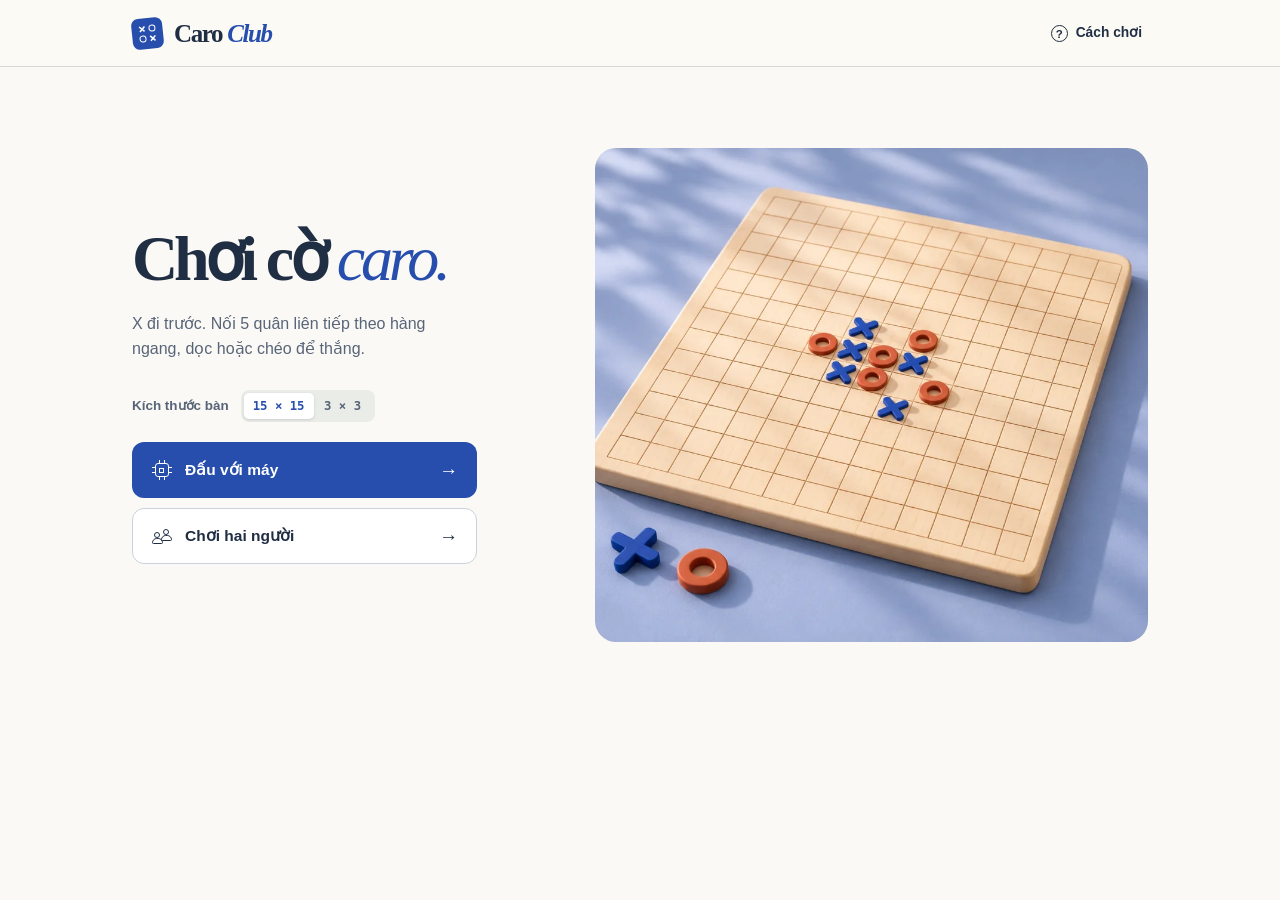
<file: src/tictactoe/web_assets/index.html>
<!doctype html>
<html lang="vi">
<head>
  <meta charset="utf-8">
  <meta name="viewport" content="width=device-width, initial-scale=1">
  <meta name="theme-color" content="#f6f5ef">
  <title>Caro Club · Sảnh chơi</title>
  <link rel="stylesheet" href="./style.css">
  <script src="./game.js" defer></script>
</head>
<body>
  <header class="site-header">
    <div class="site-bar wrap">
      <div class="brand" aria-label="Caro Club"><span class="brand-icon" aria-hidden="true"><i></i><i></i><i></i><i></i></span>Caro <em>Club</em></div>
      <button class="text-button help-button" id="open-help" type="button"><span class="question" aria-hidden="true">?</span>Cách chơi</button>
    </div>
  </header>
  <main class="wrap">
    <section id="lobby" class="lobby" aria-labelledby="lobby-title">
      <div class="lobby-menu">
        <h1 id="lobby-title" tabindex="-1">Chơi cờ <em>caro.</em></h1>
        <p class="lobby-rule" id="lobby-rule">X đi trước. Nối 5 quân liên tiếp theo hàng ngang, dọc hoặc chéo để thắng.</p>
        <fieldset class="lobby-size">
          <legend>Kích thước bàn</legend>
          <div class="size-switch">
            <label><input type="radio" name="lobby-size" value="15" checked><span>15 × 15</span></label>
            <label><input type="radio" name="lobby-size" value="3"><span>3 × 3</span></label>
          </div>
        </fieldset>
        <div class="mode-list">
          <button id="solo" class="mode solo" type="button"><span class="mode-icon chip-icon" aria-hidden="true"><i></i></span><span>Đấu với máy</span><span class="mode-arrow" aria-hidden="true">→</span></button>
          <button id="duo" class="mode duo" type="button"><span class="mode-icon pair-icon" aria-hidden="true"><i></i><i></i></span><span>Chơi hai người</span><span class="mode-arrow" aria-hidden="true">→</span></button>
        </div>
        <button class="resume text-button" id="resume" type="button" hidden>Tiếp tục ván đang chơi →</button>
        <details class="launcher" id="launcher" hidden><summary>Khởi động máy chủ trên máy của bạn</summary>
          <p>Chạy lệnh sau từ thư mục dự án để mở bàn chơi.</p>
          <code>PYTHONPATH=src python3 -m tictactoe play --open</code>
        </details>
      </div>
      <div class="lobby-art"><img src="./caro-board.webp" width="1024" height="768" alt="Bàn caro gỗ với các quân X xanh và O đỏ." fetchpriority="high"></div>
    </section>
    <section id="game-layout" class="game-view" aria-labelledby="match-title" hidden>
      <div class="game-nav">
        <button id="back-lobby" class="text-button" type="button"><span aria-hidden="true">←</span> Sảnh chơi</button>
        <button class="button primary" id="reset" type="button"><span aria-hidden="true">＋</span> Ván mới</button>
      </div>
      <div class="table">
        <div class="table-heading"><h1 id="match-title" tabindex="-1">Bàn <span id="game-title">15 × 15</span></h1><span id="game-subtitle">Nối 5 quân liên tiếp</span></div>
        <div class="players" aria-label="Hai người chơi">
          <div class="player"><span class="avatar x-ink" aria-hidden="true"><i class="stroke-x"></i></span><div><strong id="player-x">Bạn</strong><small>Quân X</small></div></div>
          <div class="player"><span class="avatar o-ink" aria-hidden="true"><i class="stroke-o"></i></span><div><strong id="player-o">Minimax</strong><small>Quân O</small></div></div>
        </div>
        <div class="status" role="status" aria-live="polite"><span class="turn-dot" id="turn-mark" data-side="x" aria-hidden="true"></span><strong id="status-title">Đang mở bàn cờ…</strong><span id="status-detail"></span></div>
        <div class="board-scroll" id="board-scroll"><div id="board" class="board" role="group" aria-label="Bàn cờ"></div></div>
        <div class="board-foot">
          <span id="last-move">X đi trước</span>
          <button class="text-button zoom" type="button" id="zoom" aria-pressed="false">Phóng bàn</button>
          <button class="text-button" id="undo" type="button" disabled>Đi lại</button>
          <button class="text-button" id="open-journal" type="button">Biên bản</button>
        </div>
      </div>
      <p class="error" id="error" role="alert" hidden></p><button class="button secondary" id="retry" type="button" hidden>Thử lại</button>
    </section>
  </main>
  <dialog id="journal" aria-labelledby="history-title">
    <div class="dialog-heading"><h2 id="history-title">Biên bản ván</h2><form method="dialog"><button class="close" aria-label="Đóng biên bản">×</button></form></div>
    <h3>Tỷ số trong phiên</h3>
    <div class="score"><div><b id="score-x">0</b><span>X thắng</span></div><div><b id="score-draw">0</b><span>Hòa</span></div><div><b id="score-o">0</b><span>O thắng</span></div></div>
    <div class="history-heading"><h3>Lịch sử nước đi</h3><span id="history-count">0 nước</span></div>
    <p id="history-empty">Chưa có nước đi.</p>
    <ol id="history-list" class="history-list" aria-label="Các nước đi, mới nhất trước"></ol>
    <details id="search" class="search-info" hidden><summary>Phân tích lượt AI gần nhất</summary><dl id="search-details"></dl></details>
  </dialog>
  <dialog id="setup" aria-labelledby="setup-title">
    <div class="dialog-heading"><h2 id="setup-title">Ván mới</h2><form method="dialog"><button class="close" aria-label="Đóng thiết lập">×</button></form></div>
    <form id="settings">
      <fieldset id="difficulty-options" hidden>
        <legend>Độ khó</legend>
        <div class="difficulty-list">
          <label><input type="radio" name="difficulty" value="easy"><span><strong>Dễ</strong><small>Làm quen với bàn cờ</small></span></label>
          <label><input type="radio" name="difficulty" value="medium" checked><span><strong>Trung bình</strong><small>Thử sức với máy biết tấn công và phòng thủ</small></span></label>
          <label><input type="radio" name="difficulty" value="hard"><span><strong>Khó</strong><small>Đối thủ tính trước nhiều nước</small></span></label>
        </div>
      </fieldset>
      <div id="demo-settings" hidden>
        <fieldset><legend>Bàn cờ</legend><div class="segmented">
          <label><input type="radio" name="size" value="15" checked><span>15 × 15 <small>Nối 5</small></span></label>
          <label><input type="radio" name="size" value="3"><span>3 × 3 <small>Nối 3</small></span></label>
        </div></fieldset>
        <div class="field"><label for="agent">Đối thủ</label>
          <select id="agent" name="agent"><option value="minimax">Minimax + Alpha-Beta</option><option value="mcts">MCTS + UCT</option><option value="mcts_guarded">MCTS có bảo vệ (3 × 3)</option><option value="random">AI ngẫu nhiên</option><option value="local">Người chơi cùng máy</option></select>
          <p class="hint" id="agent-hint"></p>
        </div>
        <fieldset id="human-options"><legend>Quân của bạn</legend><div class="segmented">
          <label><input type="radio" name="human" value="1" checked><span>X <small>Đi trước</small></span></label>
          <label><input type="radio" name="human" value="-1"><span>O <small>Đi sau</small></span></label>
        </div></fieldset>
        <details id="advanced"><summary>Tùy chỉnh thuật toán</summary>
          <div class="field" id="depth-options"><label for="depth">Độ sâu Minimax</label><select name="depth" id="depth"><option value="1">1 · Nhanh</option><option value="2" selected>2 · Cân bằng</option><option value="3">3 · Tìm sâu hơn</option></select></div>
          <div id="mcts-options" hidden>
            <div class="fields">
              <div class="field"><label for="iterations">Iteration mỗi nước</label><select id="iterations" name="iterations"><option>30</option><option>60</option><option selected>100</option><option>200</option><option>300</option><option>600</option></select></div>
              <div class="field"><label for="exploration">Hệ số c</label><select id="exploration" name="c"><option>0.5</option><option>1</option><option selected>1.4</option><option>2</option></select></div>
            </div>
            <div class="fields">
              <div class="field"><label for="rollout">Rollout</label><select id="rollout" name="rollout"><option value="random">Ngẫu nhiên</option><option value="heuristic">Chiến thuật</option></select></div>
              <div class="field"><label for="policy">Chọn nước</label><select id="policy" name="policy"><option value="max_visits">max_visits</option><option value="max_mean">max_mean</option></select></div>
            </div>
            <label class="check" id="tactical-options"><input type="checkbox" name="tactical" checked> Ưu tiên thắng hoặc chặn ngay</label>
          </div>
        </details>
      </div>
      <p class="hint" id="settings-note" hidden>Bắt đầu sẽ thay ván đang chơi.</p>
      <button class="button primary start" id="apply" type="submit">Bắt đầu chơi <span aria-hidden="true">→</span></button>
    </form>
  </dialog>
  <dialog id="help" aria-labelledby="help-title">
    <div class="dialog-heading"><h2 id="help-title">Cách chơi</h2><form method="dialog"><button class="close" aria-label="Đóng hướng dẫn">×</button></form></div>
    <p>X đi trước. Hai bên lần lượt chọn một ô trống. Nối quân theo hàng ngang, dọc hoặc chéo để thắng.</p>
    <p><strong>Bàn 15 × 15</strong> cần ít nhất 5 quân liên tiếp. <strong>Bàn 3 × 3</strong> cần 3 quân. Bàn đầy mà chưa ai thắng thì hòa.</p>
    <p>Dùng phím mũi tên để chọn ô, nhấn Enter hoặc phím cách để đặt quân. Chọn <strong>Đi lại</strong> để quay về trước lượt vừa đánh của bạn.</p>
  </dialog>
</body>
</html>
</file>
<file: src/tictactoe/web_assets/style.css>
:root {
  color-scheme: light;
  --ink: #202e44;
  --muted: #586477;
  --blue: #274ead;
  --blue-light: #e7edff;
  --red: #b54d3f;
  --rule: #d7d9d4;
  --paper: #fffef9;
  --sans: "DM Sans", "Helvetica Neue", Arial, sans-serif;
  --serif: "STIX Two Text", Georgia, "Times New Roman", serif;
  --mono: "IBM Plex Mono", ui-monospace, Menlo, monospace;
  font: 16px/1.45 var(--sans);
  color: var(--ink);
  background: #f6f5ef;
}
*, *::before, *::after { box-sizing: border-box; }
[hidden] { display: none !important; }
body { min-height: 100vh; margin: 0; background: #faf9f5; }
button, select { font: inherit; }
button, a.button, summary, select, input[type="radio"] { cursor: pointer; }
button { color: inherit; }
button:disabled { opacity: .46; cursor: default; }
:focus-visible { outline: 3px solid #3164d9; outline-offset: 3px; }
h1, h2, p { margin: 0; }
.wrap { width: min(1016px, calc(100% - 80px)); margin-inline: auto; }
.site-header { background: #fbfaf5; border-bottom: 1px solid var(--rule); }
.site-bar, .brand, .player, .board-foot, .status, .dialog-heading, .game-nav, .table-heading, .history-heading {
  display: flex; align-items: center;
}
.site-bar, .dialog-heading, .game-nav, .table-heading, .history-heading { justify-content: space-between; }
.site-bar { min-height: 66px; }
.brand { gap: 5px; font: bold 25px/1 var(--serif); letter-spacing: -.055em; }
.brand em, .lobby h1 em { color: var(--blue); }
.brand-icon {
  width: 31px; height: 31px; margin-right: 6px; border-radius: 7px; background: var(--blue); transform: rotate(-6deg);
  display: grid; place-content: center; grid-template-columns: repeat(2, 7px); gap: 3px;
}
.brand-icon i { width: 7px; height: 7px; border: 1.5px solid white; border-radius: 100%; }
.brand-icon i:nth-child(1), .brand-icon i:nth-child(4) { border: 0; border-radius: 0; transform: rotate(45deg); background: linear-gradient(white,white) center/100% 1.5px no-repeat, linear-gradient(white,white) center/1.5px 100% no-repeat; }
.text-button, .button, .close {
  display: inline-flex; align-items: center; justify-content: center; gap: 8px; white-space: nowrap; font-weight: 650;
}
.text-button, .close { background: transparent; border: 0; }
.text-button { min-height: 38px; padding: 4px 6px; font-size: .86rem; }
.text-button:hover:enabled, summary:hover { color: var(--blue); }
.question { display: grid; place-items: center; width: 17px; height: 17px; border: 1.5px solid currentColor; border-radius: 100%; font-size: .72rem; }
.button { min-height: 43px; padding: 8px 17px; border: 1px solid var(--rule); border-radius: 8px; font-size: .9rem; text-decoration: none; }
.primary { color: white; background: var(--blue); border-color: #224499; box-shadow: 0 2px 0 #183778; }
.primary:hover { background: #1e4096; }
.primary:active { transform: translateY(1px); }

.secondary { background: var(--paper); }
.lobby {
  display: grid; grid-template-columns: minmax(0, .86fr) minmax(0, 1.2fr); align-items: center;
  gap: clamp(34px, 5.2vw, 80px); padding-block: clamp(44px, 9vh, 100px);
}
.lobby-menu { min-width: 0; }
.lobby h1 { font: 600 clamp(48px, 5vw, 76px)/1.05 var(--serif); letter-spacing: -.065em; }
.lobby h1 em { font-weight: 500; }
.lobby-rule { max-width: 37ch; margin-top: 18px; color: var(--muted); font-size: 1rem; line-height: 1.6; }
.lobby-size { display: flex; flex-wrap: wrap; align-items: center; gap: 12px; margin: 28px 0 20px; }
.lobby-size legend { float: left; margin: 0; color: var(--muted); font-weight: 600; font-size: .84rem; }
.size-switch { display: inline-flex; background: #eaece8; border-radius: 8px; padding: 3px; }
.size-switch label { position: relative; }
.size-switch input { position: absolute; inset: 0; width: 100%; height: 100%; opacity: 0; margin: 0; cursor: pointer; }
.size-switch span { display: block; min-width: 58px; text-align: center; padding: 6px 9px; font: 600 .77rem/1.2 var(--mono); border-radius: 5px; color: var(--muted); }
.size-switch input:checked + span { background: #fff; color: var(--blue); box-shadow: 0 1px 3px #1c283b26; }
.size-switch input:focus-visible + span { outline: 2px solid var(--blue); }
.mode-list { display: grid; gap: 10px; max-width: 345px; }
.mode { display: flex; align-items: center; text-align: left; gap: 13px; min-height: 56px; padding: 10px 18px; border: 1px solid transparent; border-radius: 12px; font-size: .97rem; font-weight: 650; }
.solo { background: var(--blue); color: #fff; }
.solo:hover { background: #1e4096; }
.duo { background: #fff; border-color: #cbd2db; }
.duo:hover { background: #f0f3fb; border-color: #8ba0ca; }
.mode-arrow { margin-left: auto; font-size: 1.18rem; font-weight: 400; }
.mode-icon { display: grid; position: relative; place-items: center; width: 21px; height: 21px; flex-shrink: 0; }
.chip-icon i { width: 14px; height: 14px; border: 1.5px solid currentColor; border-radius: 3px; }
.chip-icon::before, .chip-icon::after { content: ''; position: absolute; width: 6px; height: 20px; border-inline: 1.5px solid currentColor; mask: linear-gradient(#000 0 17%, transparent 17% 83%, #000 83%); }
.chip-icon::after { transform: rotate(90deg); }
.chip-icon i::before { content: ''; position: absolute; inset: 8px; border: 1px solid currentColor; }
.pair-icon i { position: absolute; bottom: 3px; left: 1px; width: 11px; height: 6px; border: 1.5px solid currentColor; border-radius: 7px 7px 2px 2px; }
.pair-icon i::before { content: ''; position: absolute; bottom: 5px; left: 1px; width: 6px; height: 6px; border: 1.5px solid currentColor; border-radius: 50%; }
.pair-icon i + i { left: 10px; bottom: 6px; }
.resume { color: var(--blue); margin-top: 10px; }
.lobby-art { overflow: hidden; border-radius: 21px; background: #e2e7f2; }
.lobby-art img { display: block; width: 100%; height: auto; aspect-ratio: 1.12; object-fit: cover; }
.launcher { margin-top: 16px; }
.lobby .launcher p, .lobby .launcher code { color: var(--muted); font-size: .8rem; }
.game-view { width: min(100%, clamp(355px, calc(100svh - 295px), 620px)); margin: 16px auto 30px; }
.game-nav { margin-bottom: 10px; gap: 10px; }
.game-nav .primary { min-height: 36px; padding: 5px 13px; }
.table { padding: 14px clamp(10px, 2vw, 22px) 0; border: 1px solid #d8deda; border-radius: 16px; background: white; box-shadow: 0 5px 20px #23324608; }
.table-heading { gap: 8px; }
.table-heading h1 { font: 600 clamp(23px, 2.3vw, 29px)/1.2 var(--serif); letter-spacing: -.04em; }
.table-heading > span { font-size: .8rem; color: var(--muted); }
.players { display: grid; grid-template-columns: repeat(2,minmax(0,1fr)); gap: 14px; padding: 12px 0 10px; border-bottom: 1px solid var(--rule); }
.player { gap: 9px; }
.player:last-child { flex-direction: row-reverse; text-align: right; }
.player strong, .player small { display: block; }
.player strong { font-size: .86rem; line-height: 1.2; }
.player small { font-size: .72rem; color: var(--muted); }
.avatar { flex: none; display: grid; place-items: center; width: 34px; height: 34px; background: #e9eeff; border-radius: 9px; }
.avatar.o-ink { background: #f8e6df; }
.avatar i { width: 52%; }
.status { min-height: 35px; gap: 8px; }
.status strong { font-size: .84rem; }
.turn-dot { width: 9px; height: 9px; border-radius: 50%; background: var(--blue); box-shadow: 0 0 0 3px var(--blue-light); }
.turn-dot[data-side="o"] { background: var(--red); box-shadow: 0 0 0 3px #f7e4dd; }
.turn-dot[data-side="draw"] { background: var(--muted); box-shadow: 0 0 0 3px #e5e6df; }
.status.thinking .turn-dot { animation: pulse .85s ease-in-out alternate infinite; }
@keyframes pulse { to { opacity: .45; } }
#status-detail { margin-left: auto; color: var(--muted); font-size: .8rem; }
.board-scroll { overflow: auto; overscroll-behavior: contain; }
.board {
  --size: 3; --axis: 20px; display: grid; width: min(100%, 355px); margin: 16px auto;
  grid-template-columns: var(--axis) repeat(var(--size), minmax(0, 1fr));
  grid-template-rows: var(--axis) repeat(var(--size), auto);
}
.board.large { width: 100%; margin: 0; }
.axis { display: grid; place-content: center; font: 500 .65rem/1 var(--mono); color: #586879; }
.cell {
  aspect-ratio: 1; min-width: 0; padding: 0; position: relative; display: grid; place-items: center; border-radius: 0;
  background: #fdfefd; border: 0; border-right: 1px solid #aebfd2; border-bottom: 1px solid #aebfd2;
  touch-action: manipulation; -webkit-tap-highlight-color: transparent;
}
.cell.first-row { border-top: 1px solid #aebfd2; }
.cell.first-col { border-left: 1px solid #aebfd2; }
.cell.center[data-free="true"]::after { content: ""; width: 15%; aspect-ratio: 1; position: absolute; border-radius: 50%; background: #acb7c7; pointer-events: none; }
.cell[aria-disabled="true"] { cursor: default; }
.cell:focus-visible { z-index: 1; outline-offset: -2px; }
.cell.last { background: #e6edff; }
.cell.last[data-side="o"] { background: #fbe6df; }
.cell.last::after { content: ""; position: absolute; right: 6%; bottom: 6%; width: 11%; aspect-ratio: 1; border-radius: 50%; background: currentColor; }
.cell.won { background: #cddcfc; box-shadow: inset 0 0 0 1px #6588d0; }
.cell.won[data-side="o"] { background: #f9d4c7; box-shadow: inset 0 0 0 1px #c77766; }
.cell[data-side="o"], .o-ink { color: var(--red); }
.cell[data-side="x"], .x-ink { color: var(--blue); }
.piece, .stroke-x, .stroke-o { position: relative; width: 63%; aspect-ratio: 1; color: inherit; pointer-events: none; }
.piece.x, .stroke-x { transform: rotate(-7deg); }
.piece.x::before, .piece.x::after, .stroke-x::before, .stroke-x::after {
  content: ""; position: absolute; left: 45%; top: -5%; width: 12%; height: 110%; border-radius: 70% 35% 55% 30%; background: currentColor; transform: rotate(46deg);
}
.piece.x::after, .stroke-x::after { transform: rotate(-42deg); }
.piece.o, .stroke-o { border-radius: 52% 47% 49% 46%; transform: rotate(-16deg); background: currentColor; mask: radial-gradient(ellipse closest-side, transparent 70%, #000 76%); }
@media (hover: hover) {
  .cell[aria-disabled="false"]:hover { background: #e7edfb; }
  .board[data-turn="o"] .cell[aria-disabled="false"]:hover { background: #faeae4; }
}
.board-foot { min-height: 46px; gap: 10px; justify-content: flex-end; }
#last-move { margin-right: auto; color: var(--muted); font-size: .74rem; }
.board-foot button span { font-size: 1.15rem; }
.zoom { display: none; }
h2 { font: 600 1.5rem/1.2 var(--serif); letter-spacing: -.045em; }
#journal h3 { font: 650 .87rem/1.3 var(--sans); margin: 0; }
.history-heading { margin: 18px 0 7px; }
#history-count, #history-empty { color: var(--muted); font-size: .8rem; }
.score { display: grid; grid-template-columns: repeat(3, 1fr); padding: 10px 0; margin-top: 8px; background: #f0f3f8; border-radius: 8px; text-align: center; }
.score > div + div { border-left: 1px solid var(--rule); }
.score b { display: block; font: 600 1.07rem/1.15 var(--mono); }
.score span { font-size: .72rem; color: var(--muted); }
.history-list { list-style: none; margin: 0; padding: 0; max-height: 206px; overflow-y: auto; }
.history-list li { display: grid; grid-template-columns: 2rem 1.5rem 1fr auto; align-items: center; gap: 5px; padding: 8px 2px; border-bottom: 1px dashed var(--rule); font: .8rem var(--mono); }
.history-list li:last-child { border: 0; }
.history-list small { color: var(--muted); }
.history-list .x-color { color: var(--blue); }
.history-list .o-color { color: var(--red); }
.search-info { border-top: 1px solid var(--rule); padding: 12px 0 0; }
summary { cursor: pointer; font-weight: 650; font-size: .82rem; }
.search-info dl { display: grid; grid-template-columns: 1fr auto; gap: 4px 8px; font-size: .78rem; }
.search-info dt { color: var(--muted); }
.search-info dd { margin: 0; text-align: right; }
.error { color: #a93629; padding: 12px 2px 4px; }
dialog { color: var(--ink); background: var(--paper); border: 1px solid var(--rule); border-radius: 14px; padding: 22px; }
dialog { width: min(405px, calc(100% - 26px)); max-height: 90dvh; box-shadow: 0 24px 80px #17203144; }
dialog::backdrop { background: #1e263b62; }
.dialog-heading { margin-bottom: 16px; }
.dialog-heading h2 { font-size: 1.85rem; }
.close { border-radius: 50%; width: 32px; height: 32px; background: #eeefe9; font-size: 1.3rem; }
fieldset, .field { min-width: 0; margin: 0 0 14px; padding: 0; border: 0; }
legend, .field label { display: block; padding: 0; margin-bottom: 5px; font-size: .85rem; font-weight: 700; }
.segmented, .fields { display: grid; grid-template-columns: repeat(2, minmax(0, 1fr)); gap: 8px; }
.segmented label, .difficulty-list label { position: relative; }
.segmented input, .difficulty-list input { position: absolute; inset: 0; opacity: 0; width: 100%; height: 100%; margin: 0; }
.segmented span, .difficulty-list span, select { border: 1px solid #cbd0d0; border-radius: 7px; background: white; min-height: 40px; }
.segmented span { display: flex; justify-content: center; align-items: center; gap: 6px; font-size: .87rem; font-weight: 650; }
.segmented small { font-size: .74rem; font-weight: 500; }
.segmented input:checked + span, .difficulty-list input:checked + span { color: var(--blue); border-color: var(--blue); background: var(--blue-light); }
.segmented input:focus-visible + span, .difficulty-list input:focus-visible + span { outline: 2px solid var(--blue); outline-offset: 2px; }
.difficulty-list { display: grid; gap: 8px; }
.difficulty-list span { display: grid; gap: 2px; padding: 10px 14px; }
.difficulty-list strong { font-size: .93rem; }
.difficulty-list small { font-size: .82rem; color: var(--muted); }
select { width: 100%; padding: 5px 8px; color: var(--ink); font-size: .86rem; }
.hint { font-size: .78rem; margin: 6px 0; color: var(--muted); }
#advanced { border-top: 1px solid var(--rule); padding-top: 10px; }
#advanced[open] summary { margin-bottom: 12px; }
.check { font-size: .83rem; }
.check input { accent-color: var(--blue); }
.start { width: 100%; justify-content: space-between; margin-top: 14px; }
#help p, .launcher p { margin: 12px 0; font-size: .93rem; }
.launcher code { display: block; overflow-wrap: anywhere; margin: 15px 0; }
@media (max-width: 740px) {
  .wrap { width: min(600px, calc(100% - 36px)); }
  .site-bar { min-height: 54px; }
  .lobby { grid-template-columns: 1fr; gap: 26px; padding-block: 29px; }
  .lobby h1 { font-size: clamp(44px, 9.4vw, 58px); }
  .lobby-rule { margin-top: 10px; font-size: .93rem; }
  .lobby-size { margin-block: 18px 15px; }
  .mode-list { max-width: none; }
  .lobby-art img { aspect-ratio: 4 / 3; }
  .game-view { width: 100%; margin-top: 9px; }
  .board.large { --axis: 14px; }
  .axis { font-size: .58rem; }
  .zoom { display: inline-flex; }
  .board-scroll.zoomed .board.large { min-width: 650px; }
  .board-scroll.zoomed { max-height: 65svh; }
}
@media (max-width: 420px) {
  .game-view .table { padding-inline: 8px; }
  .players { gap: 6px; }
  .player { gap: 5px; }
  .player strong { font-size: .79rem; }
  .avatar { width: 29px; height: 29px; }
  .board-foot { gap: 4px; }
  .board-foot button { padding-inline: 3px; font-size: .76rem; }
  #last-move { font-size: .68rem; }
  #status-detail { font-size: .72rem; }
}
@media (prefers-reduced-motion: reduce) { *, *::before, *::after { animation: none !important; } }
</file>
